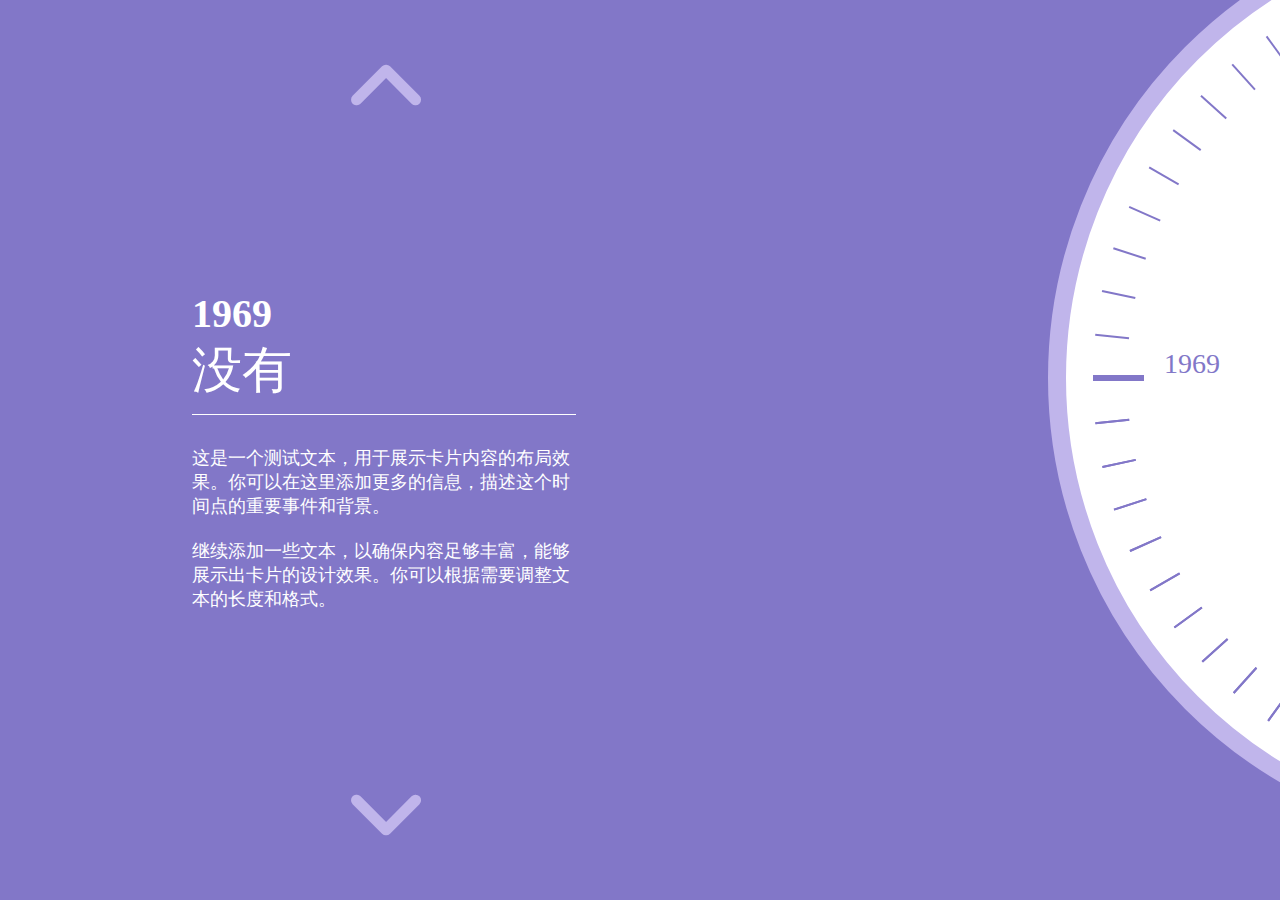
<file: index.html>
<!DOCTYPE html>
<html lang="en">

<head>
    <meta charset="UTF-8">
    <meta name="viewport" content="width=device-width, initial-scale=1.0">
    <title>互联网史时间线</title>
    <link rel="stylesheet" href="./font/iconfont.css">
    <style>
        * {
            margin: 0;
            padding: 0;
        }

        .main {
            width: 100vw;
            height: 100vh;
            display: flex;
            position: relative;
            background-color: #8277c8;
            overflow: hidden;
        }
        
        .iconfont {
            width: 80px;
            height: 80px;
            position: absolute;
            left: 27%;
            z-index: 999;
            font-size: 80px;
            font-family: "iconfont" !important;
            color: #c0b5eb;
        }

        #up-btn {
            top: 5%;
        }

        #down-btn {
            bottom: 5%;
        }

        #content {
            width: 30%;
            height: 100%;
            position: absolute;
            left: 15%;
            overflow: hidden;
        }

        .card {
            width: 100%;
            height: 100%;
            display: flex;
            flex-direction: column;
            justify-content: center;
            color: #fff;
            transition: transform .8s ease-in-out;
        }

        .card-time {
            font-size: 40px;
            font-weight: 700;
        }

        .card-title {
            font-size: 50px;
            font-weight: 500;
            padding-bottom: 10px;
            border-bottom: 1px solid #fff;
            margin-bottom: 10px;
        }

        .card-passage {
            font-size: 18px;
            font-weight: 300;
        }

        #clock {
            height: 130%;
            aspect-ratio: 1 / 1;
            position: absolute;
            border-radius: 50%;
            right: -38%;
            top: -15%;
            background-color: #fff;
            border:  #c0b5eb 30px solid;
        }

        @media(max-width:1000px) {
            #clock {
                right: -90%;
            }
        }

        #clock-table {
            width: 96%;
            height: 96%;
            border-radius: 50%;
            position: absolute;
            top: 2%;
            left: 2%;
            transition: transform .8s ease-in-out;
        }

        .invisible-table {
            width: 100%;
            height: 100%;
            border-radius: 50%;
            transform-origin: 50% 50%;
            position: absolute;
        }

        .clock-thick {
            width: 6%;
            height: 6px;
            background-color: #8277c8;
            position: absolute;
            top: calc(50% - 3px);
            left: 0px;
        }

        .clock-thick span {
            font-size: 50px;
            position: absolute;
            left: 140%;
            top: calc(50% - 30px);
            color: #8277c8;
        }

        .clock-scale {
            width: 4%;
            height: 2px;
            background-color: #8277c8;
            position: absolute;
            top: calc(50% - .5px);
            left: 0px;
        }
        
@media (max-width: 768px) and (orientation: portrait) {

  body {
    overflow-x: hidden;
  }

  .main {
    flex-direction: column;
    height: auto;
    min-height: 100vh;
    overflow-y: auto;
  }

#up-btn,
#down-btn {
  display: block;
  left: 50%;
  transform: translateX(-50%);
  font-size: 48px;
  opacity: 0.7;
}

#up-btn {
  top: 10px;
}

#down-btn {
  bottom: 10px;
}

#clock {
display: none;
}

  /* 内容区改为正常文档流 */
  #content {
    position: static;
    width: 100%;
    padding:  20px 12px;
  }

  .card {
    height: auto;
    transform: none !important;
    margin-bottom: 64px;
  }

  .card-time {
    font-size: 32px;
  }

  .card-title {
    font-size: 36px;
  }

  .card-passage {
    font-size: 16px;
    line-height: 1.8;
  }
}
@media (orientation: landscape) {

  #clock {
    display: block;
    height: 100%;
    right: -55%;
    top: -10%;
    border-width: 18px;
  }

  #clock-table {
    width: 94%;
    height: 94%;
    top: 3%;
    left: 3%;
  }

  .clock-thick span {
    font-size: 28px;
  }
}
/* 手机横屏：显示半圆时钟 */
@media (max-width: 1024px) and (orientation: landscape) {

  .main {
    flex-direction: row;
    height: 100vh;
    overflow: hidden;
  }

  #clock {
    display: block !important;
    position: absolute;
    width: 120vw;
    height: 120vw;
    max-width: 560px;
    max-height: 560px;
    right: -60%;
    top: 50%;
    transform: translateY(-50%);
    border-width: 16px;
    clip-path: inset(0 50% 0 0); /* 半圆 */
  }

  #clock-table {
    width: 94%;
    height: 94%;
    top: 3%;
    left: 3%;
  }

  .clock-thick span {
    font-size: 26px;
  }
}

    </style>
</head>

<body>

    <div class="main">
        <i class="iconfont icon-jiantoushang" id="up-btn" onclick="slideToPrev()"></i>
        <i class="iconfont icon-jiantouxia" id="down-btn" onclick="slideToNext()"></i>
        <div id="content">
            <div class="card">
                <div class="card-time">1969</div>
                <div class="card-title">没有</div>
                <div class="card-passage">
                    <br>
                    这是一个测试文本，用于展示卡片内容的布局效果。你可以在这里添加更多的信息，描述这个时间点的重要事件和背景。
                    <br>
                    <br>
                    继续添加一些文本，以确保内容足够丰富，能够展示出卡片的设计效果。你可以根据需要调整文本的长度和格式。
                </div>
            </div>
            <div class="card">
                <div class="card-time">1989</div>
                <div class="card-title">没有</div>
                <div class="card-passage">
                    <br>
                    这是一个测试文本，用于展示卡片内容的布局效果。你可以在这里添加更多的信息，描述这个时间点的重要事件和背景。
                    <br>
                    <br>
                    继续添加一些文本，以确保内容足够丰富，能够展示出卡片的设计效果。你可以根据需要调整文本的长度和格式。
                </div>
            </div>
            <div class="card">
                <div class="card-time">1998</div>
                <div class="card-title">没有</div>
                <div class="card-passage">
                    <br>
                    这是一个测试文本，用于展示卡片内容的布局效果。你可以在这里添加更多的信息，描述这个时间点的重要事件和背景。
                    <br>
                    <br>
                    继续添加一些文本，以确保内容足够丰富，能够展示出卡片的设计效果。你可以根据需要调整文本的长度和格式。
                </div>
            </div>
            <div class="card">
                <div class="card-time">2007</div>
                <div class="card-title">没有</div>
                <div class="card-passage">
                    <br>
                    这是一个测试文本，用于展示卡片内容的布局效果。你可以在这里添加更多的信息，描述这个时间点的重要事件和背景。
                    <br>
                    <br>
                    继续添加一些文本，以确保内容足够丰富，能够展示出卡片的设计效果。你可以根据需要调整文本的长度和格式。
                </div>
            </div>
            <div class="card">
                <div class="card-time">2010</div>
                <div class="card-title">没有</div>
                <div class="card-passage">
                    <br>
                    这是一个测试文本，用于展示卡片内容的布局效果。你可以在这里添加更多的信息，描述这个时间点的重要事件和背景。
                    <br>
                    <br>
                    继续添加一些文本，以确保内容足够丰富，能够展示出卡片的设计效果。你可以根据需要调整文本的长度和格式。
                </div>
            </div>
            <div class="card">
                <div class="card-time">2015</div>
                <div class="card-title">没有</div>
                <div class="card-passage">
                    <br>
                    这是一个测试文本，用于展示卡片内容的布局效果。你可以在这里添加更多的信息，描述这个时间点的重要事件和背景。
                    <br>
                    <br>
                    继续添加一些文本，以确保内容足够丰富，能够展示出卡片的设计效果。你可以根据需要调整文本的长度和格式。
                </div>
            </div>

        </div>
        <div id="clock">
            <div id="clock-center"></div>
            <div id="clock-pointer"></div>
            <div id="clock-table"></div>
        </div> 
    </div>

    <script>
      
      let offset = 0;
      let maxOffset = 0;
      let minOffset = -5;
      const slides = Array.from(document.querySelectorAll(".card")); 
      const clock = document.querySelector("#clock-table");  
      const clockYears = [1969, 1989, 1998, 2007, 2010, 2015];
      clock.innerHTML = "";
      for (let i = -60; i < clockYears.length * 60; i += 6) {
        addClockScale(i);
        }
      for (let i = 0; i < clockYears.length; i++) {
        const degree = i * 60;;
        addThickClockScale(degree, clockYears[i]);
        }   
    
      
        function addClockScale(degree) {
            const invisibleClockTable = document.createElement("div");
            invisibleClockTable.className = "invisible-table";
            invisibleClockTable.style.transform = `rotate(${degree}deg)`;
            const clockScale = document.createElement("div");
            clockScale.className = "clock-scale";
            invisibleClockTable.appendChild(clockScale);
            clock.appendChild(invisibleClockTable);
        }
        function addThickClockScale(degree, time) {
            const invisibleClockTable = document.createElement("div");
            invisibleClockTable.className = "invisible-table";
            invisibleClockTable.style.transform = `rotate(${degree}deg)`;
            const thickClockScale = document.createElement("div");
            thickClockScale.className = "clock-thick";
            const scaleContent = document.createElement("span");
            scaleContent.textContent = `${time}`;
            thickClockScale.appendChild(scaleContent);
            invisibleClockTable.appendChild(thickClockScale);
            clock.appendChild(invisibleClockTable); 
        }
        function slideToPrev() {
            offset = Math.min(maxOffset, offset + 1);
            slides.forEach((slide => {
                slide.style.transform = `translateY(${offset * 100}%)`;
            }));
            clockRotate(offset * 60);
        }
        function slideToNext() {
            offset = Math.max(minOffset, offset - 1);
            slides.forEach((slide => {
                slide.style.transform = `translateY(${offset * 100}%)`;
            }));
            clockRotate(offset * 60);
        }
      function clockRotate(degree) {
        clock.style.transform = `rotate(${degree}deg)`;
        }
    </script>
</body>
</html>
</file>
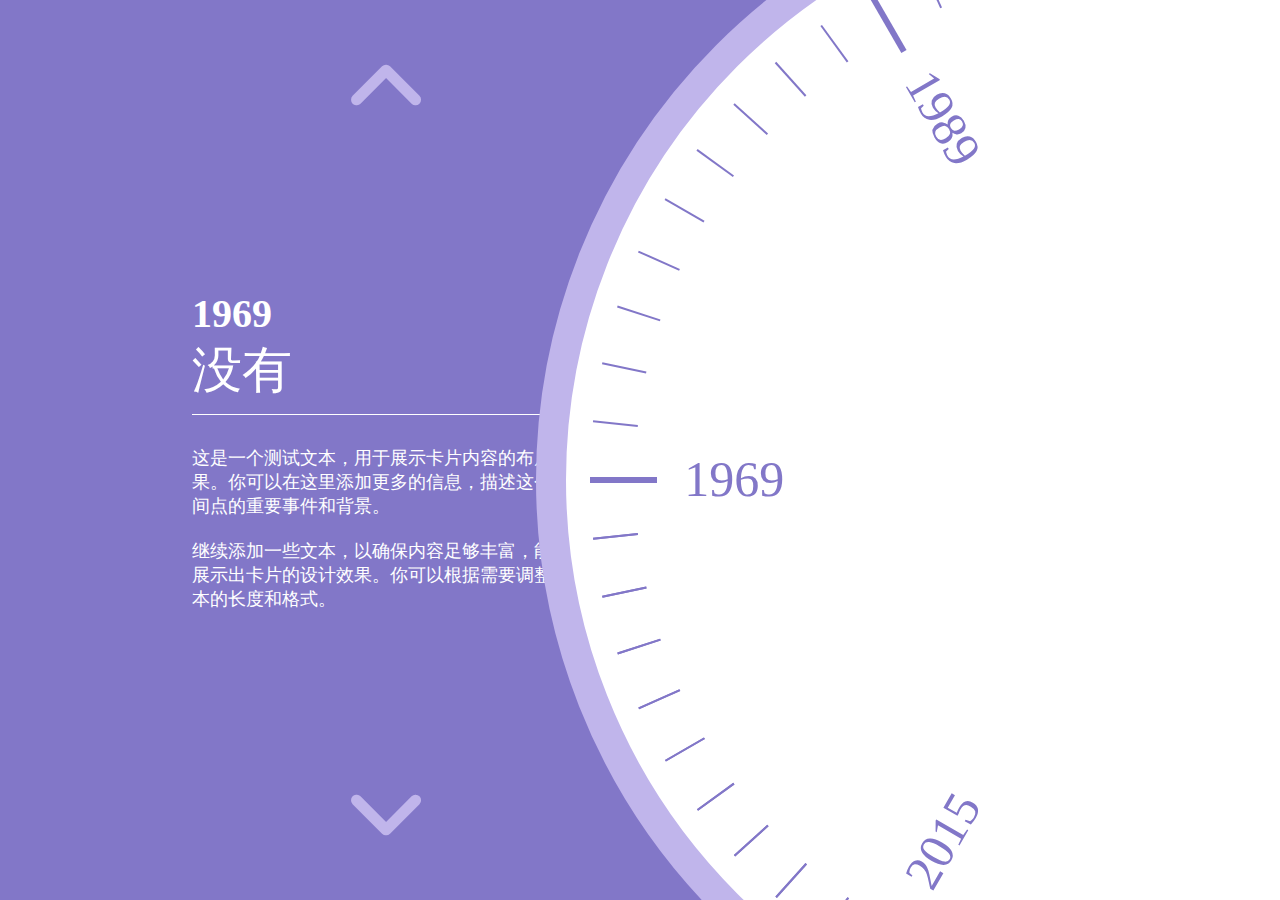
<file: html/index.html>
<!DOCTYPE html>
<html lang="en">

<head>
    <meta charset="UTF-8">
    <meta name="viewport" content="width=device-width, initial-scale=1.0">
    <title>互联网史时间线</title>
    <link rel="stylesheet" href="./font/iconfont.css">
    <style>
        * {
            margin: 0;
            padding: 0;
        }

        .main {
            width: 100vw;
            height: 100vh;
            display: flex;
            position: relative;
            background-color: #8277c8;
            overflow: hidden;
        }
        
        .iconfont {
            width: 80px;
            height: 80px;
            position: absolute;
            left: 27%;
            z-index: 999;
            font-size: 80px;
            font-family: "iconfont" !important;
            color: #c0b5eb;
        }

        #up-btn {
            top: 5%;
        }

        #down-btn {
            bottom: 5%;
        }

        #content {
            width: 30%;
            height: 100%;
            position: absolute;
            left: 15%;
            overflow: hidden;
        }

        .card {
            width: 100%;
            height: 100%;
            display: flex;
            flex-direction: column;
            justify-content: center;
            color: #fff;
            transition: transform .8s ease-in-out;
        }

        .card-time {
            font-size: 40px;
            font-weight: 700;
        }

        .card-title {
            font-size: 50px;
            font-weight: 500;
            padding-bottom: 10px;
            border-bottom: 1px solid #fff;
            margin-bottom: 10px;
        }

        .card-passage {
            font-size: 18px;
            font-weight: 300;
        }

        #clock {
            height: 130%;
            aspect-ratio: 1 / 1;
            position: absolute;
            border-radius: 50%;
            right: -38%;
            top: -15%;
            background-color: #fff;
            border:  #c0b5eb 30px solid;
        }

        @media(max-width:1000px) {
            #clock {
                right: -90%;
            }
        }

        #clock-table {
            width: 96%;
            height: 96%;
            border-radius: 50%;
            position: absolute;
            top: 2%;
            left: 2%;
            transition: transform .8s ease-in-out;
        }

        .invisible-table {
            width: 100%;
            height: 100%;
            border-radius: 50%;
            transform-origin: 50% 50%;
            position: absolute;
        }

        .clock-thick {
            width: 6%;
            height: 6px;
            background-color: #8277c8;
            position: absolute;
            top: calc(50% - 3px);
            left: 0px;
        }

        .clock-thick span {
            font-size: 50px;
            position: absolute;
            left: 140%;
            top: calc(50% - 30px);
            color: #8277c8;
        }

        .clock-scale {
            width: 4%;
            height: 2px;
            background-color: #8277c8;
            position: absolute;
            top: calc(50% - .5px);
            left: 0px;
        }

    </style>
</head>

<body>

    <div class="main">
        <i class="iconfont icon-jiantoushang" id="up-btn" onclick="slideToPrev()"></i>
        <i class="iconfont icon-jiantouxia" id="down-btn" onclick="slideToNext()"></i>
        <div id="content">
            <div class="card">
                <div class="card-time">1969</div>
                <div class="card-title">没有</div>
                <div class="card-passage">
                    <br>
                    这是一个测试文本，用于展示卡片内容的布局效果。你可以在这里添加更多的信息，描述这个时间点的重要事件和背景。
                    <br>
                    <br>
                    继续添加一些文本，以确保内容足够丰富，能够展示出卡片的设计效果。你可以根据需要调整文本的长度和格式。
                </div>
            </div>
            <div class="card">
                <div class="card-time">1989</div>
                <div class="card-title">没有</div>
                <div class="card-passage">
                    <br>
                    这是一个测试文本，用于展示卡片内容的布局效果。你可以在这里添加更多的信息，描述这个时间点的重要事件和背景。
                    <br>
                    <br>
                    继续添加一些文本，以确保内容足够丰富，能够展示出卡片的设计效果。你可以根据需要调整文本的长度和格式。
                </div>
            </div>
            <div class="card">
                <div class="card-time">1998</div>
                <div class="card-title">没有</div>
                <div class="card-passage">
                    <br>
                    这是一个测试文本，用于展示卡片内容的布局效果。你可以在这里添加更多的信息，描述这个时间点的重要事件和背景。
                    <br>
                    <br>
                    继续添加一些文本，以确保内容足够丰富，能够展示出卡片的设计效果。你可以根据需要调整文本的长度和格式。
                </div>
            </div>
            <div class="card">
                <div class="card-time">2007</div>
                <div class="card-title">没有</div>
                <div class="card-passage">
                    <br>
                    这是一个测试文本，用于展示卡片内容的布局效果。你可以在这里添加更多的信息，描述这个时间点的重要事件和背景。
                    <br>
                    <br>
                    继续添加一些文本，以确保内容足够丰富，能够展示出卡片的设计效果。你可以根据需要调整文本的长度和格式。
                </div>
            </div>
            <div class="card">
                <div class="card-time">2010</div>
                <div class="card-title">没有</div>
                <div class="card-passage">
                    <br>
                    这是一个测试文本，用于展示卡片内容的布局效果。你可以在这里添加更多的信息，描述这个时间点的重要事件和背景。
                    <br>
                    <br>
                    继续添加一些文本，以确保内容足够丰富，能够展示出卡片的设计效果。你可以根据需要调整文本的长度和格式。
                </div>
            </div>
            <div class="card">
                <div class="card-time">2015</div>
                <div class="card-title">没有</div>
                <div class="card-passage">
                    <br>
                    这是一个测试文本，用于展示卡片内容的布局效果。你可以在这里添加更多的信息，描述这个时间点的重要事件和背景。
                    <br>
                    <br>
                    继续添加一些文本，以确保内容足够丰富，能够展示出卡片的设计效果。你可以根据需要调整文本的长度和格式。
                </div>
            </div>

        </div>
        <div id="clock">
            <div id="clock-center"></div>
            <div id="clock-pointer"></div>
            <div id="clock-table"></div>
        </div> 
    </div>

    <script>
      
      let offset = 0;
      let maxOffset = 0;
      let minOffset = -5;
      const slides = Array.from(document.querySelectorAll(".card")); 
      const clock = document.querySelector("#clock-table");  
      const clockYears = [1969, 1989, 1998, 2007, 2010, 2015];
      clock.innerHTML = "";
      for (let i = -60; i < clockYears.length * 60; i += 6) {
        addClockScale(i);
        }
      for (let i = 0; i < clockYears.length; i++) {
        const degree = i * 60;;
        addThickClockScale(degree, clockYears[i]);
        }   
    
      
        function addClockScale(degree) {
            const invisibleClockTable = document.createElement("div");
            invisibleClockTable.className = "invisible-table";
            invisibleClockTable.style.transform = `rotate(${degree}deg)`;
            const clockScale = document.createElement("div");
            clockScale.className = "clock-scale";
            invisibleClockTable.appendChild(clockScale);
            clock.appendChild(invisibleClockTable);
        }
        function addThickClockScale(degree, time) {
            const invisibleClockTable = document.createElement("div");
            invisibleClockTable.className = "invisible-table";
            invisibleClockTable.style.transform = `rotate(${degree}deg)`;
            const thickClockScale = document.createElement("div");
            thickClockScale.className = "clock-thick";
            const scaleContent = document.createElement("span");
            scaleContent.textContent = `${time}`;
            thickClockScale.appendChild(scaleContent);
            invisibleClockTable.appendChild(thickClockScale);
            clock.appendChild(invisibleClockTable); 
        }
        function slideToPrev() {
            offset = Math.min(maxOffset, offset + 1);
            slides.forEach((slide => {
                slide.style.transform = `translateY(${offset * 100}%)`;
            }));
            clockRotate(offset * 60);
        }
        function slideToNext() {
            offset = Math.max(minOffset, offset - 1);
            slides.forEach((slide => {
                slide.style.transform = `translateY(${offset * 100}%)`;
            }));
            clockRotate(offset * 60);
        }
      function clockRotate(degree) {
        clock.style.transform = `rotate(${degree}deg)`;
        }
    </script>
</body>
</html>
</file>
<file: font/iconfont.css>
@font-face {
  font-family: "iconfont"; /* Project id  */
  src: url('./iconfont.ttf') format('truetype');
}

.iconfont {
  font-family: "iconfont" !important;
  font-size: 16px;
  font-style: normal;
  -webkit-font-smoothing: antialiased;
  -moz-osx-font-smoothing: grayscale;
}

.icon-jiantoushang:before {
  content: "\e605";
}

.icon-jiantouxia:before {
  content: "\e606";
}
</file>
<file: html/font/iconfont.css>
@font-face {
  font-family: "iconfont"; /* Project id  */
  src: url('iconfont.ttf') format('truetype');
}

.iconfont {
  font-family: "iconfont" !important;
  font-size: 16px;
  font-style: normal;
  -webkit-font-smoothing: antialiased;
  -moz-osx-font-smoothing: grayscale;
}

.icon-jiantoushang:before {
  content: "\e605";
}

.icon-jiantouxia:before {
  content: "\e606";
}
</file>
